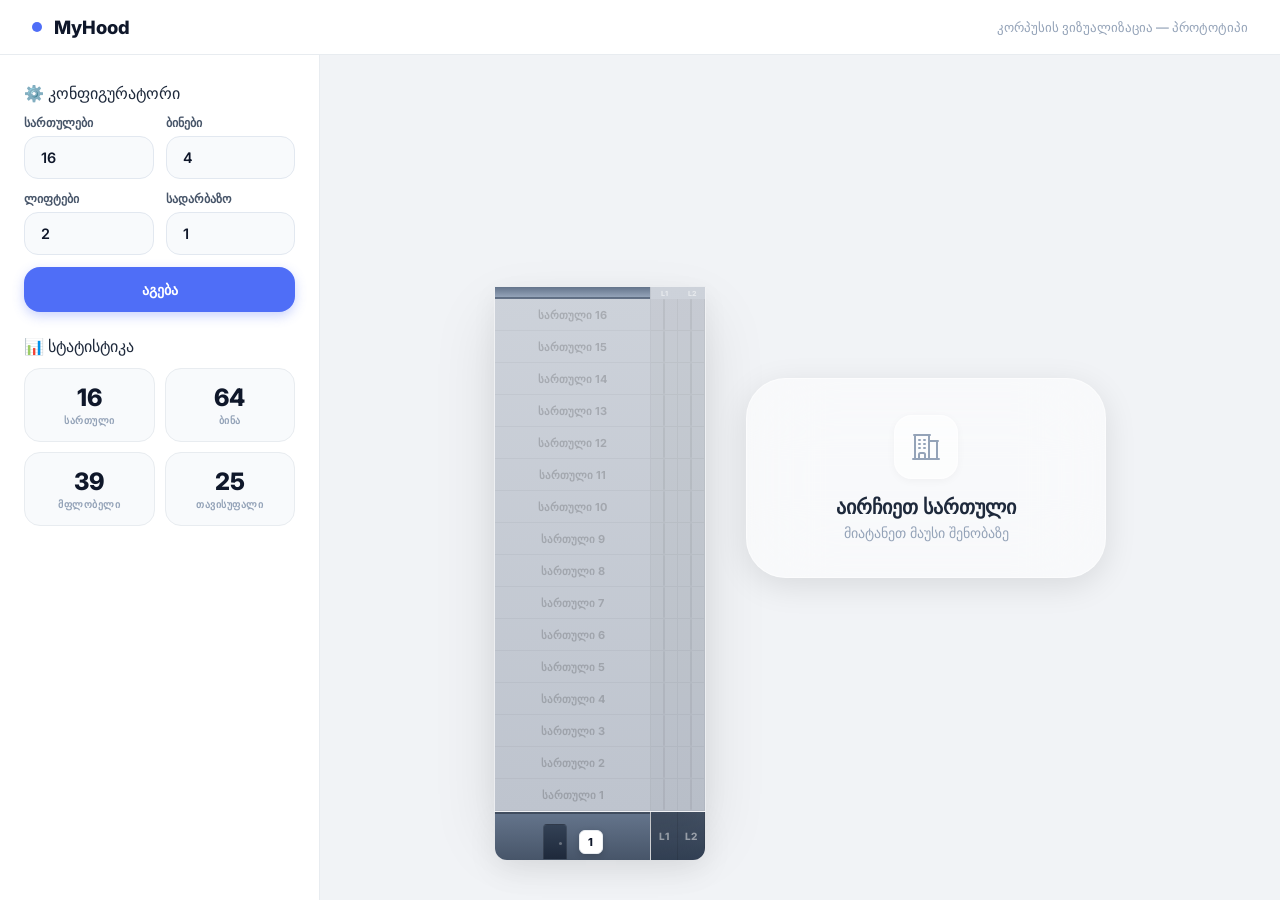
<file: design/test_level_design.html>
<!DOCTYPE html>
<html lang="ka">
<head>
  <meta charset="UTF-8">
  <meta name="viewport" content="width=device-width, initial-scale=1.0">
  <title>კორპუსის ვიზუალიზაცია — MyHood</title>
  <link href="https://fonts.googleapis.com/css2?family=Inter:wght@400;500;600;700;800;900&display=swap" rel="stylesheet">
  <style>
    :root {
      --primary: #4f6ef7;
      --primary-light: #e8ecfe;
    }

    * { margin: 0; padding: 0; box-sizing: border-box; }

    body {
      font-family: 'Inter', sans-serif;
      background: #f1f3f6;
      min-height: 100vh;
      color: #1e293b;
      display: flex;
      flex-direction: column;
    }

    /* ─── Top Bar ─── */
    .topbar {
      background: white;
      border-bottom: 1px solid #e8ecf0;
      padding: 16px 32px;
      display: flex;
      align-items: center;
      justify-content: space-between;
      position: sticky;
      top: 0;
      z-index: 50;
    }

    .topbar-brand {
      display: flex;
      align-items: center;
      gap: 12px;
      font-weight: 800;
      font-size: 1.15rem;
      color: #0f172a;
    }

    .topbar-brand .dot {
      width: 10px;
      height: 10px;
      background: var(--primary);
      border-radius: 50%;
    }

    .topbar-sub {
      font-size: 0.8rem;
      color: #94a3b8;
      font-weight: 500;
    }

    /* ─── Layout ─── */
    .main-layout {
      flex: 1;
      display: flex;
      gap: 0;
    }

    /* ─── Sidebar Config ─── */
    .sidebar {
      width: 320px;
      background: white;
      border-right: 1px solid #e8ecf0;
      padding: 28px 24px;
      display: flex;
      flex-direction: column;
      gap: 24px;
      overflow-y: auto;
    }

    .sidebar-section {
      display: flex;
      flex-direction: column;
      gap: 12px;
    }

    .config-row {
      display: flex;
      gap: 12px;
    }

    .config-field {
      display: flex;
      flex-direction: column;
      gap: 6px;
      flex: 1;
      min-width: 0;
    }

    .config-field label {
      font-size: 0.75rem;
      font-weight: 600;
      color: #475569;
      white-space: nowrap;
      overflow: hidden;
      text-overflow: ellipsis;
    }

    .config-field input, .config-field select {
      width: 100%;
      padding: 12px 16px;
      border: 1.5px solid #e2e8f0;
      border-radius: 14px;
      font-size: 0.9rem;
      font-weight: 600;
      font-family: 'Inter', sans-serif;
      color: #0f172a;
      background: #f8fafc;
      outline: none;
      transition: all 0.2s;
    }

    .config-field input:focus, .config-field select:focus {
      border-color: var(--primary);
      background: white;
      box-shadow: 0 0 0 4px rgba(79, 110, 247, 0.1);
    }

    .btn-apply {
      width: 100%;
      padding: 14px;
      border: none;
      border-radius: 16px;
      background: var(--primary);
      color: white;
      font-size: 0.9rem;
      font-weight: 700;
      font-family: 'Inter', sans-serif;
      cursor: pointer;
      transition: all 0.2s;
      box-shadow: 0 4px 12px rgba(79, 110, 247, 0.3);
    }

    .btn-apply:hover {
      background: #3b5de7;
      transform: translateY(-1px);
      box-shadow: 0 6px 20px rgba(79, 110, 247, 0.4);
    }

    .btn-apply:active {
      transform: translateY(0);
    }

    /* Stats in sidebar */
    .stats-grid {
      display: grid;
      grid-template-columns: 1fr 1fr;
      gap: 10px;
    }

    .stat-card {
      background: #f8fafc;
      border: 1px solid #e8ecf0;
      border-radius: 16px;
      padding: 14px;
      text-align: center;
    }

    .stat-card .stat-value {
      font-size: 1.5rem;
      font-weight: 800;
      color: #0f172a;
    }

    .stat-card .stat-label {
      font-size: 0.65rem;
      font-weight: 600;
      color: #94a3b8;
      text-transform: uppercase;
      letter-spacing: 0.5px;
      margin-top: 2px;
    }

    /* ─── Building Area ─── */
    .building-area {
      flex: 1;
      display: flex;
      align-items: flex-end;
      justify-content: center;
      padding: 40px 40px 40px 40px;
      gap: 40px;
      overflow: auto;
    }

    /* ─── Building ─── */
    .building-structure {
      display: flex;
      flex-direction: column;
      align-items: center;
    }

    .building {
      display: flex;
      flex-direction: column;
      border-radius: 0;
      overflow: hidden;
      box-shadow:
        0 30px 60px rgba(0,0,0,0.1),
        0 8px 24px rgba(0,0,0,0.05);
      border: 1px solid rgba(255,255,255,0.7);
      position: relative;
      background: linear-gradient(180deg, #cdd2da 0%, #bec4ce 100%);
    }

    .roof {
      height: 12px;
      background: linear-gradient(180deg, #64748b, #94a3b8);
      border-radius: 0;
      border-bottom: 2px solid rgba(0,0,0,0.08);
    }

    /* Floor row: number | floor area | elevator shaft */
    .floor-row {
      display: flex;
      align-items: stretch;
    }

    .floor {
      display: flex;
      align-items: center;
      justify-content: center;
      height: 32px;
      flex: 1;
      cursor: pointer;
      transition: all 0.2s ease;
      border-bottom: 1px solid rgba(0,0,0,0.04);
      user-select: none;
      min-width: 155px;
    }

    .floor-label {
      font-size: 11px;
      font-weight: 700;
      color: rgba(0,0,0,0.18);
      transition: all 0.2s;
    }

    .floor:hover {
      background: linear-gradient(90deg, 
        rgba(79,110,247,0.08) 0%, 
        rgba(79,110,247,0.25) 50%,
        rgba(79,110,247,0.08) 100%
      );
    }

    .floor:hover .floor-label {
      color: var(--primary);
      font-size: 12px;
    }

    .floor.active {
      background: linear-gradient(90deg, 
        rgba(234,88,12,0.08) 0%, 
        rgba(234,88,12,0.35) 50%,
        rgba(234,88,12,0.08) 100%
      );
    }

    .floor.active .floor-label {
      color: #ea580c;
      font-size: 12px;
    }

    /* Elevator shaft */
    .elevator-shaft {
      display: flex;
      gap: 0;
      border-left: 1px solid rgba(0,0,0,0.06);
    }

    .elevator-cell {
      width: 27px;
      height: 32px;
      background: rgba(0,0,0,0.03);
      border-right: 1px solid rgba(0,0,0,0.04);
      border-bottom: 1px solid rgba(0,0,0,0.04);
      display: flex;
      align-items: center;
      justify-content: center;
      position: relative;
    }

    .elevator-cell .shaft-line {
      width: 2px;
      height: 100%;
      background: rgba(0,0,0,0.06);
      border-radius: 2px;
    }

    /* Elevator label on roof */
    .elevator-roof {
      display: flex;
      border-left: 1px solid rgba(0,0,0,0.06);
    }

    .elevator-roof-cell {
      width: 27px;
      height: 12px;
      display: flex;
      align-items: center;
      justify-content: center;
      font-size: 7px;
      font-weight: 800;
      color: rgba(255,255,255,0.5);
    }

    /* ─── Ground / Entrance ─── */
    .ground-level {
      display: flex;
      align-items: stretch;
      border-radius: 0 0 12px 12px;
      overflow: hidden;
      box-shadow: 0 10px 30px rgba(0,0,0,0.08);
    }

    .entrance-area {
      flex: 1;
      min-width: 155px;
      height: 48px;
      background: linear-gradient(180deg, #64748b, #475569);
      display: flex;
      align-items: flex-end;
      justify-content: center;
      gap: 12px;
      border-top: 2px solid rgba(0,0,0,0.1);
      position: relative;
      padding-bottom: 0;
    }

    .entrance-door {
      width: 24px;
      height: 36px;
      background: linear-gradient(180deg, #334155, #1e293b);
      border-radius: 4px 4px 0 0;
      border: 1px solid rgba(255,255,255,0.08);
      position: relative;
    }

    .entrance-door::after {
      content: '';
      position: absolute;
      right: 4px;
      top: 50%;
      width: 3px;
      height: 3px;
      background: rgba(255,255,255,0.3);
      border-radius: 50%;
    }

    .entrance-number-right {
      width: 24px;
      height: 24px;
      background: white;
      border-radius: 6px;
      display: flex;
      align-items: center;
      justify-content: center;
      font-size: 11px;
      font-weight: 800;
      color: #0f172a;
      box-shadow: 0 2px 6px rgba(0,0,0,0.15);
      border: 1px solid #e8ecf0;
      margin-bottom: 6px;
    }

    .elevator-ground {
      display: flex;
      border-left: 1px solid rgba(0,0,0,0.1);
    }

    .elevator-ground-cell {
      width: 27px;
      height: 48px;
      background: linear-gradient(180deg, #475569, #334155);
      border-right: 1px solid rgba(0,0,0,0.1);
      display: flex;
      align-items: center;
      justify-content: center;
      font-size: 10px;
      font-weight: 800;
      color: rgba(255,255,255,0.5);
    }

    /* ─── Info Panel ─── */
    .info-panel {
      width: 360px;
      min-height: 200px;
      background: rgba(255,255,255,0.5);
      backdrop-filter: blur(40px);
      -webkit-backdrop-filter: blur(40px);
      border: 1px solid rgba(255,255,255,0.5);
      border-radius: 2.5rem;
      padding: 32px;
      box-shadow: 0 8px 32px rgba(0,0,0,0.1);
      transition: all 0.3s ease;
      align-self: center;
      flex-shrink: 0;
    }

    .info-panel.is-empty {
      display: flex;
      flex-direction: column;
      align-items: center;
      justify-content: center;
      text-align: center;
    }

    .info-panel .icon-box {
      width: 64px;
      height: 64px;
      border-radius: 18px;
      background: rgba(255,255,255,0.6);
      border: 1px solid rgba(255,255,255,0.5);
      display: flex;
      align-items: center;
      justify-content: center;
      margin: 0 auto 16px;
      box-shadow: 0 2px 8px rgba(0,0,0,0.04);
    }

    .info-panel .icon-box svg {
      width: 32px;
      height: 32px;
      color: #94a3b8;
    }

    .empty-title {
      font-size: 1.25rem;
      font-weight: 700;
      color: #1e293b;
      margin-bottom: 6px;
    }

    .empty-sub {
      color: #94a3b8;
      font-size: 0.85rem;
    }

    .floor-header {
      display: flex;
      align-items: center;
      justify-content: space-between;
      margin-bottom: 20px;
      padding-bottom: 16px;
      border-bottom: 1px solid rgba(255,255,255,0.4);
    }

    .floor-badge {
      display: inline-flex;
      align-items: center;
      gap: 8px;
      background: #1e293b;
      color: white;
      font-weight: 700;
      font-size: 0.85rem;
      padding: 8px 14px;
      border-radius: 12px;
      box-shadow: 0 4px 12px rgba(0,0,0,0.15);
    }

    .floor-badge svg {
      width: 16px;
      height: 16px;
    }

    .apt-count {
      font-size: 0.75rem;
      font-weight: 600;
      color: #64748b;
      background: rgba(255,255,255,0.6);
      padding: 6px 12px;
      border-radius: 10px;
      border: 1px solid rgba(255,255,255,0.5);
    }

    .apartments-grid {
      display: flex;
      flex-direction: column;
      gap: 8px;
    }

    .apartment-row {
      display: flex;
      align-items: center;
      gap: 10px;
      padding: 10px 14px;
      border-radius: 14px;
      background: rgba(255,255,255,0.5);
      border: 1px solid rgba(255,255,255,0.5);
    }

    .apt-number {
      font-weight: 800;
      font-size: 1rem;
      color: #0f172a;
      min-width: 44px;
    }

    .apt-status {
      display: inline-flex;
      align-items: center;
      gap: 5px;
      font-size: 0.7rem;
      font-weight: 600;
      padding: 3px 8px;
      border-radius: 7px;
    }

    .apt-status.owner { background: #dcfce7; color: #16a34a; }
    .apt-status.empty { background: #f1f5f9; color: #94a3b8; }

    .apt-status .dot {
      width: 6px;
      height: 6px;
      border-radius: 50%;
    }

    .apt-status.owner .dot { background: #22c55e; }
    .apt-status.empty .dot { background: #cbd5e1; }

    .apt-owner-name {
      flex: 1;
      text-align: right;
      font-size: 0.75rem;
      font-weight: 500;
      color: #64748b;
    }

    @media (max-width: 1024px) {
      .main-layout { flex-direction: column; }
      .sidebar { width: 100%; flex-direction: row; flex-wrap: wrap; border-right: 0; border-bottom: 1px solid #e8ecf0; }
      .building-area { flex-direction: column; align-items: center; }
      .info-panel { width: 100%; max-width: 360px; }
    }
  </style>
</head>
<body>

  <!-- Top Bar -->
  <div class="topbar">
    <div class="topbar-brand">
      <span class="dot"></span> MyHood
    </div>
    <span class="topbar-sub">კორპუსის ვიზუალიზაცია — პროტოტიპი</span>
  </div>

  <div class="main-layout">
    <!-- Sidebar / Configurator -->
    <div class="sidebar">
      <div class="sidebar-section">
        <span class="sidebar-title">⚙️ კონფიგურატორი</span>

        <div class="config-row">
          <div class="config-field">
            <label>სართულები</label>
            <input type="number" id="cfgFloors" value="16" min="1" max="50">
          </div>
          <div class="config-field">
            <label>ბინები</label>
            <input type="number" id="cfgApts" value="4" min="1" max="12">
          </div>
        </div>

        <div class="config-row">
          <div class="config-field">
            <label>ლიფტები</label>
            <input type="number" id="cfgElevators" value="2" min="0" max="6">
          </div>
          <div class="config-field">
            <label>სადარბაზო</label>
            <input type="number" id="cfgEntrance" value="1" min="1" max="20">
          </div>
        </div>

        <button class="btn-apply" onclick="rebuildAll()">აგება</button>
      </div>

      <div class="sidebar-section">
        <span class="sidebar-title">📊 სტატისტიკა</span>
        <div class="stats-grid" id="statsGrid"></div>
      </div>
    </div>

    <!-- Building + Info -->
    <div class="building-area">
      <div class="building-structure" id="buildingStructure"></div>

      <div class="info-panel is-empty" id="infoPanel">
        <div class="icon-box">
          <svg xmlns="http://www.w3.org/2000/svg" fill="none" viewBox="0 0 24 24" stroke-width="1.5" stroke="currentColor">
            <path stroke-linecap="round" stroke-linejoin="round" d="M2.25 21h19.5m-18-18v18m10.5-18v18m6-13.5V21M6.75 6.75h.75m-.75 3h.75m-.75 3h.75m3-6h.75m-.75 3h.75m-.75 3h.75M6.75 21v-3.375c0-.621.504-1.125 1.125-1.125h2.25c.621 0 1.125.504 1.125 1.125V21M3 3h12m-.75 4.5H21m-3.75 0h.008v.008h-.008V7.5Z" />
          </svg>
        </div>
        <p class="empty-title">აირჩიეთ სართული</p>
        <p class="empty-sub">მიატანეთ მაუსი შენობაზე</p>
      </div>
    </div>
  </div>

  <script>
    const georgianNames = [
      'ნიკა ბერიძე', 'მარიამ ჯაფარიძე', 'გიორგი წიკლაური', 'ანა ხარაიშვილი',
      'დავით მეტრეველი', 'თამარ ნოზაძე', 'ლუკა ქავთარაძე', 'სოფო გელაშვილი',
      'ალექსანდრე თურმანიძე', 'ელენე ბაქრაძე', 'ირაკლი ჩხაიძე', 'ნინო გოგიჩაშვილი',
      'ბექა ლომიძე', 'ქეთი ავალიანი', 'ზურაბ შენგელია', 'ლიკა ფოცხვერაშვილი'
    ];

    let buildingData = null;

    function generateData(floors, aptsPerFloor) {
      const data = { floors: [], totalOwners: 0, totalEmpty: 0 };
      for (let f = 1; f <= floors; f++) {
        const apts = [];
        for (let a = 1; a <= aptsPerFloor; a++) {
          const isOwner = Math.random() > 0.35;
          if (isOwner) data.totalOwners++; else data.totalEmpty++;
          apts.push({
            number: f * 100 + a,
            isOwner,
            ownerName: isOwner ? georgianNames[Math.floor(Math.random() * georgianNames.length)] : null
          });
        }
        data.floors.push({ floor: f, apartments: apts });
      }
      return data;
    }

    function rebuildAll() {
      const numFloors = Math.max(1, Math.min(50, parseInt(document.getElementById('cfgFloors').value) || 16));
      const numApts = Math.max(1, Math.min(12, parseInt(document.getElementById('cfgApts').value) || 4));
      const numElevators = Math.max(0, Math.min(6, parseInt(document.getElementById('cfgElevators').value) || 2));
      const entranceNum = parseInt(document.getElementById('cfgEntrance').value) || 1;

      buildingData = generateData(numFloors, numApts);
      renderBuilding(numFloors, numElevators, entranceNum);
      renderStats(numFloors, numApts);
      resetInfoPanel();
    }

    function renderBuilding(numFloors, numElevators, entranceNum) {
      const container = document.getElementById('buildingStructure');

      // Roof elevator labels
      let roofElevators = '';
      if (numElevators > 0) {
        roofElevators = `<div class="elevator-roof">${Array.from({length: numElevators}, (_, i) => `<div class="elevator-roof-cell">L${i+1}</div>`).join('')}</div>`;
      }

      // Floor rows
      let floorsHtml = '';
      for (let i = numFloors; i >= 1; i--) {
        let elevCells = '';
        if (numElevators > 0) {
          elevCells = `<div class="elevator-shaft">${Array.from({length: numElevators}, () => `<div class="elevator-cell"><div class="shaft-line"></div></div>`).join('')}</div>`;
        }
        floorsHtml += `
          <div class="floor-row">
            <div class="floor" data-floor="${i}" onmouseenter="showFloorInfo(${i})" onclick="selectFloor(this, ${i})">
              <span class="floor-label">სართული ${i}</span>
            </div>
            ${elevCells}
          </div>`;
      }

      // Ground elevator cells - using numbers instead of SVG arrows
      let groundElevCells = '';
      if (numElevators > 0) {
        groundElevCells = `<div class="elevator-ground">${Array.from({length: numElevators}, (_, i) => `<div class="elevator-ground-cell">L${i+1}</div>`).join('')}</div>`;
      }

      container.innerHTML = `
        <div class="building">
          <div style="display:flex;">
            <div class="roof" style="flex:1; min-width:155px;"></div>
            ${roofElevators}
          </div>
          ${floorsHtml}
        </div>
        <div class="ground-level">
          <div class="entrance-area">
            <div class="entrance-door"></div>
            <div class="entrance-number-right">${entranceNum}</div>
          </div>
          ${groundElevCells}
        </div>
      `;
    }

    function selectFloor(el, floorNum) {
      document.querySelectorAll('.floor.active').forEach(f => f.classList.remove('active'));
      el.classList.add('active');
      showFloorInfo(floorNum);
    }

    function showFloorInfo(floorNum) {
      if (!buildingData) return;
      const floor = buildingData.floors.find(f => f.floor === floorNum);
      if (!floor) return;
      const ownerCount = floor.apartments.filter(a => a.isOwner).length;
      const panel = document.getElementById('infoPanel');
      panel.classList.remove('is-empty');
      panel.innerHTML = `
        <div class="floor-header">
          <div class="floor-badge">
            <svg xmlns="http://www.w3.org/2000/svg" fill="none" viewBox="0 0 24 24" stroke-width="2" stroke="currentColor">
              <path stroke-linecap="round" stroke-linejoin="round" d="M3.75 21h16.5M4.5 3h15M5.25 3v18m13.5-18v18M9 6.75h1.5m-1.5 3h1.5m-1.5 3h1.5m3-6H15m-1.5 3H15m-1.5 3H15M9 21v-3.375c0-.621.504-1.125 1.125-1.125h3.75c.621 0 1.125.504 1.125 1.125V21" />
            </svg>
            სართული ${floorNum}
          </div>
          <span class="apt-count">${ownerCount}/${floor.apartments.length} დარეგისტრირებული</span>
        </div>
        <div class="apartments-grid">
          ${floor.apartments.map(apt => `
            <div class="apartment-row">
              <span class="apt-number">${apt.number}</span>
              <span class="apt-status ${apt.isOwner ? 'owner' : 'empty'}">
                <span class="dot"></span>
                ${apt.isOwner ? 'მფლობელი' : 'თავისუფალი'}
              </span>
              <span class="apt-owner-name">${apt.ownerName || '—'}</span>
            </div>
          `).join('')}
        </div>
      `;
    }

    function resetInfoPanel() {
      const panel = document.getElementById('infoPanel');
      panel.classList.add('is-empty');
      panel.innerHTML = `
        <div class="icon-box">
          <svg xmlns="http://www.w3.org/2000/svg" fill="none" viewBox="0 0 24 24" stroke-width="1.5" stroke="currentColor">
            <path stroke-linecap="round" stroke-linejoin="round" d="M2.25 21h19.5m-18-18v18m10.5-18v18m6-13.5V21M6.75 6.75h.75m-.75 3h.75m-.75 3h.75m3-6h.75m-.75 3h.75m-.75 3h.75M6.75 21v-3.375c0-.621.504-1.125 1.125-1.125h2.25c.621 0 1.125.504 1.125 1.125V21M3 3h12m-.75 4.5H21m-3.75 0h.008v.008h-.008V7.5Z" />
          </svg>
        </div>
        <p class="empty-title">აირჩიეთ სართული</p>
        <p class="empty-sub">მიატანეთ მაუსი შენობაზე</p>
      `;
    }

    function renderStats(numFloors, numApts) {
      document.getElementById('statsGrid').innerHTML = `
        <div class="stat-card">
          <div class="stat-value">${numFloors}</div>
          <div class="stat-label">სართული</div>
        </div>
        <div class="stat-card">
          <div class="stat-value">${numFloors * numApts}</div>
          <div class="stat-label">ბინა</div>
        </div>
        <div class="stat-card">
          <div class="stat-value">${buildingData.totalOwners}</div>
          <div class="stat-label">მფლობელი</div>
        </div>
        <div class="stat-card">
          <div class="stat-value">${buildingData.totalEmpty}</div>
          <div class="stat-label">თავისუფალი</div>
        </div>
      `;
    }

    // Init
    rebuildAll();
  </script>
</body>
</html>
</file>
